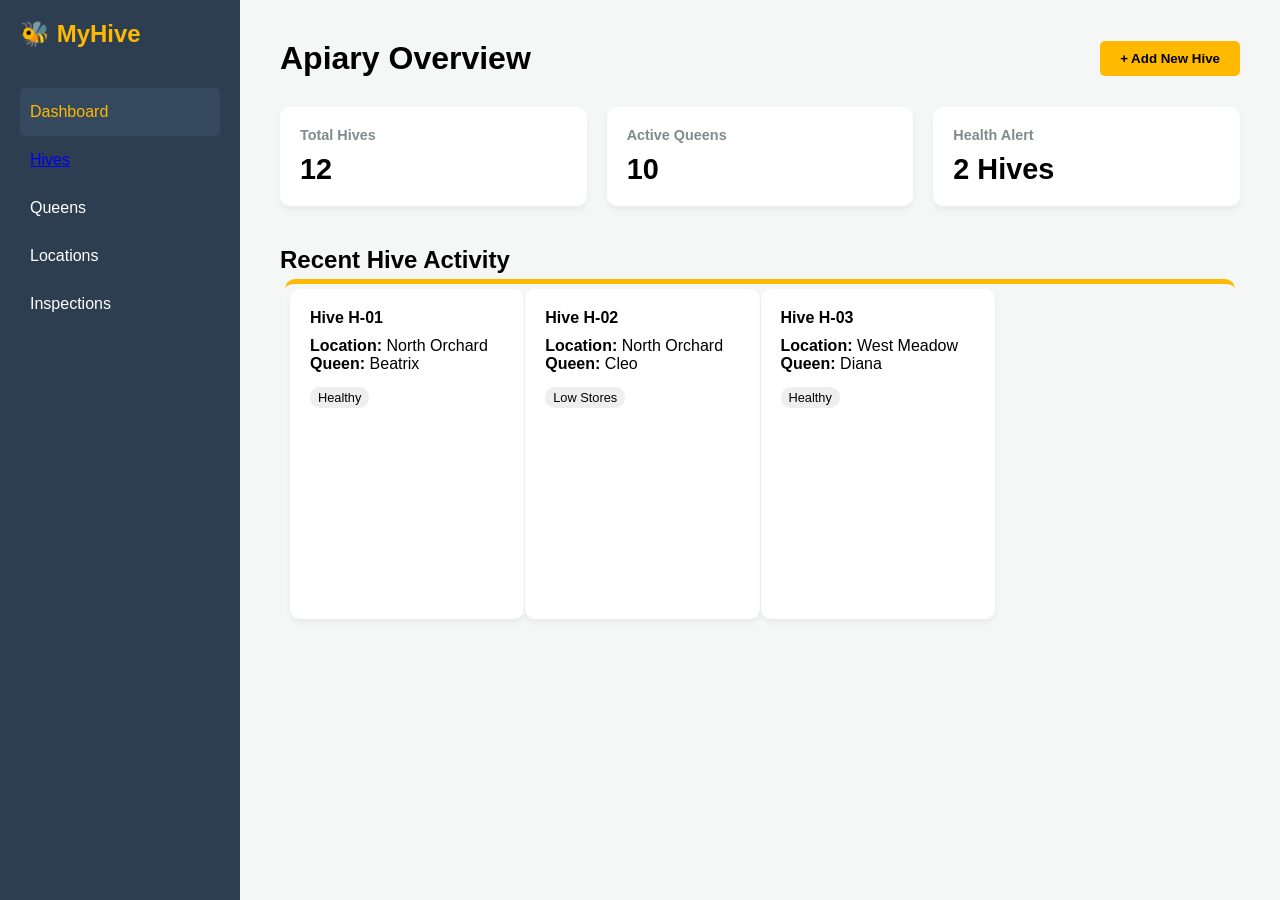
<file: Pages/index.html>
<!DOCTYPE html>
<html lang="en">
    <head>
        <meta charset="UTF-8">
        <meta name="viewport" content="width=device-width, initial-scale=1.0">
        <title>Apiary Manager | Dashboard</title>
        <link rel="stylesheet" href="../Styles/style.css">
    </head>
    <body>
        <div class="container">
            <nav class="sidebar">
                <div class="logo">🐝 MyHive</div>
                <ul>
                    <li class="active">Dashboard</li>
                    <li>
                        <a href="hives.html">Hives</a>
                    </li>
                    <li>Queens</li>
                    <li>Locations</li>
                    <li>Inspections</li>
                </ul>
            </nav>

            <main class="content">
                <header>
                    <h1>Apiary Overview</h1>
                    <button id="addHiveBtn" class="btn-primary">+ Add New
                        Hive</button>
                </header>

                <section class="stats-grid">
                    <div class="card stat-card">
                        <h3>Total Hives</h3>
                        <p id="totalHives">12</p>
                    </div>
                    <div class="card stat-card">
                        <h3>Active Queens</h3>
                        <p id="activeQueens">10</p>
                    </div>
                    <div class="card stat-card">
                        <h3>Health Alert</h3>
                        <p class="alert-text">2 Hives</p>
                    </div>
                </section>

                <section class="hive-section">
                    <h2>Recent Hive Activity</h2>
                    <div class="hive-grid" id="hiveGrid">
                    </div>
                </section>
            </main>
        </div>
        <script src="../Scripts/index.js"></script>
    </body>
</html>
</file>
<file: Styles/style.css>
:root {
    --primary-gold: #ffb900;
    --dark-slate: #2c3e50;
    --bg-light: #f4f7f6;
    --white: #ffffff;
    --alert-red: #e74c3c;
}

* {
    box-sizing: border-box;
    margin: 0;
    padding: 0;
    font-family: 'Segoe UI', sans-serif;
}

body {
    background-color: var(--bg-light);
    display: flex;
}

.container {
    display: flex;
    width: 100%;
    min-height: 100vh;
}

/* Sidebar */
.sidebar {
    width: 240px;
    background: var(--dark-slate);
    color: white;
    padding: 20px;
}

.logo {
    font-size: 1.5rem;
    font-weight: bold;
    margin-bottom: 40px;
    color: var(--primary-gold);
}

.sidebar ul {
    list-style: none;
}

.sidebar li {
    padding: 15px 10px;
    cursor: pointer;
    transition: 0.3s;
    border-radius: 5px;
}

.sidebar li:hover,
.sidebar li.active {
    background: #34495e;
    color: var(--primary-gold);
}

/* Main Content */
.content {
    flex: 1;
    padding: 40px;
}

header {
    display: flex;
    justify-content: space-between;
    align-items: center;
    margin-bottom: 30px;

}

.btn-primary {
    background: var(--primary-gold);
    border: none;
    padding: 10px 20px;
    border-radius: 5px;
    font-weight: bold;
    cursor: pointer;
}


/* Dashboard Cards */
.stats-grid {
    display: grid;
    grid-template-columns: repeat(auto-fit, minmax(200px, 1fr));
    gap: 20px;
    margin-bottom: 40px;
}

.card {
    background: var(--white);
    padding: 20px;
    border-radius: 10px;
    box-shadow: 0 4px 6px rgba(0, 0, 0, 0.05);
}

.hive-card {
    position: relative;
    min-height: 330px;
    overflow: hidden;
}

.hive-close-btn {
    background: var(--dark-slate);
    color: var(--white);
    border: none;
    border-radius: 6px;
    cursor: pointer;
    font-weight: 600;
}

.hive-details {
    position: absolute;
    inset: 0;
    background: var(--white);
    border: 2px solid var(--primary-gold);
    border-radius: 10px;
    padding: 16px;
    text-align: left;
    display: flex;
    flex-direction: column;
    justify-content: space-between;
    gap: 8px;
    opacity: 0;
    pointer-events: none;
    transform: translateY(10px);
    transition: opacity 0.2s ease, transform 0.2s ease;
}

.hive-card.expanded .hive-details {
    opacity: 1;
    pointer-events: auto;
    transform: translateY(0);
}

.hive-close-btn {
    align-self: flex-end;
    width: 32px;
    height: 32px;
}

.stat-card h3 {
    font-size: 0.9rem;
    color: #7f8c8d;
}

.stat-card p {
    font-size: 1.8rem;
    font-weight: bold;
    margin-top: 10px;
}

input {
    flex: 1;
    padding: 2px 10px;
    border-radius: 10px;
    background-color: var(--bg-light);
    border: 2px var(--dark-slate) solid;
    max-width: 50%;
}

.options {
    display: flex;
    gap: 30px;
    padding: 0 5px;
    justify-content: space-between;
}

select {
    flex: 1;
    flex-grow: 0.05;
    background-color: var(--bg-light);
    border: 2px var(--dark-slate) solid;
    border-radius: 10px;
    padding: 1px 4px;

}




/* Adding new hive popup*/


.overlay {
    position: fixed;
    top: 0;
    left: 0;
    width: 100vw;
    height: 100vh;
    background: rgba(0, 0, 0, 0.5);
    z-index: 2;
    display: flex;
    justify-content: center;
    align-items: center;
    opacity: 0;
    pointer-events: none;
    transition: opacity 0.2s ease, transform 0.2s ease;

}

.overlay.active {
    opacity: 1;
    pointer-events: auto;
}

.add-hive-content,
#add-queen-popup,
#mv-queen-popup,
#edit-hive-popup {
    display: flex;
    position: relative;
    background: white;
    padding: 2.75rem 1rem 1rem;
    border-radius: 10px;
    z-index: 3;
    width: fit-content;
    height: 50vh;
    box-shadow: 0 4px 15px rgba(0, 0, 0, 0.3);
    border: 5px solid var(--dark-slate);
    gap: 5px;

}

.popup-close-btn {
    position: absolute;
    top: 10px;
    right: 10px;
    width: 34px;
    height: 34px;
    border: none;
    border-radius: 8px;
    background: var(--dark-slate);
    color: var(--white);
    font-size: 18px;
    line-height: 1;
    cursor: pointer;
}

.inputs {
    display: flex;
    flex-direction: column;
    justify-content: space-between;
    flex: 1;
    padding: 10px 30px;
    gap: 10px;
    border: 5px solid var(--dark-slate);
    border-radius: 10px;
    margin: 20px;
    margin-right: 0px;
    font-size: 25px;
    font-weight: 500;
    color: var(--dark-slate);
}


label:has(>#upload-image) {
    flex: 1;
    margin: 20px;
    margin-left: 0px;
    border: 2px dashed #ccc;
    display: flex;
    flex-direction: column;
    align-items: center;
    cursor: pointer;
    border-radius: 10px;
    transition: border-color 0.3s;
    height: fit-content;
    align-self: center;
}

label:has(>#upload-image):hover {
    border-color: var(--primary-gold);
}

#upload-image {
    display: none;
}




.inputs label,
#add-queen-popup label,
#mv-queen-popup label,
#edit-hive-popup label {
    display: flex;
    justify-content: space-between;
    align-items: center;
    flex: 1;

}

label input {
    height: 4vh;
}

input {
    outline: none;
}

/* 
label:has(>#post-hive-to-database, >#queens-list) {
    display: flex;
    align-items: center;
    justify-content: center;
    flex: 1;
} */


/*Add queen popup*/
#add-queen-popup {
    display: flex;
    justify-content: space-around;
    flex-direction: column;
    z-index: 4;
    width: 30vw;
    height: 30vh;
    box-shadow: 0 4px 15px rgba(0, 0, 0, 0.3);
    border: 5px solid var(--dark-slate);
}

#add-queen-overlay {
    justify-content: center;
    align-items: center;
}

/*Move queen popup*/
#mv-queen-popup {
    display: flex;
    flex-direction: column;
    width: 30vw;
    height: 30vh;
    box-shadow: 0 4px 15px rgba(0, 0, 0, 0.3);
    border: 5px solid var(--dark-slate);
    z-index: 4;

}

#edit-hive-popup {
    display: flex;
    justify-content: space-around;
    flex-direction: column;
    z-index: 4;
    width: 35vw;
    min-height: 40vh;
    box-shadow: 0 4px 15px rgba(0, 0, 0, 0.3);
    border: 5px solid var(--dark-slate);
}

#edit-hive-overlay {
    justify-content: center;
    align-items: center;
}

#move-queen-from,
#replace-with-queen {
    flex: 0.8;
    height: 4vh;
}


/* Hive Grid */
.hive-grid {
    display: grid;
    grid-template-columns: repeat(auto-fill, minmax(230px, 1fr));
    border-top: 5px solid var(--primary-gold);
    border-radius: 10px;
    margin: 5px;
    padding: 5px;
    gap: 1px;
}

.hive-card {
    cursor: pointer;
}

.hive-card h4 {
    margin-bottom: 10px;
}

.hive-tag {
    font-size: 0.8rem;
    background: #eee;
    padding: 3px 8px;
    border-radius: 10px;
}

img {
    border-radius: 10px;
}
</file>
